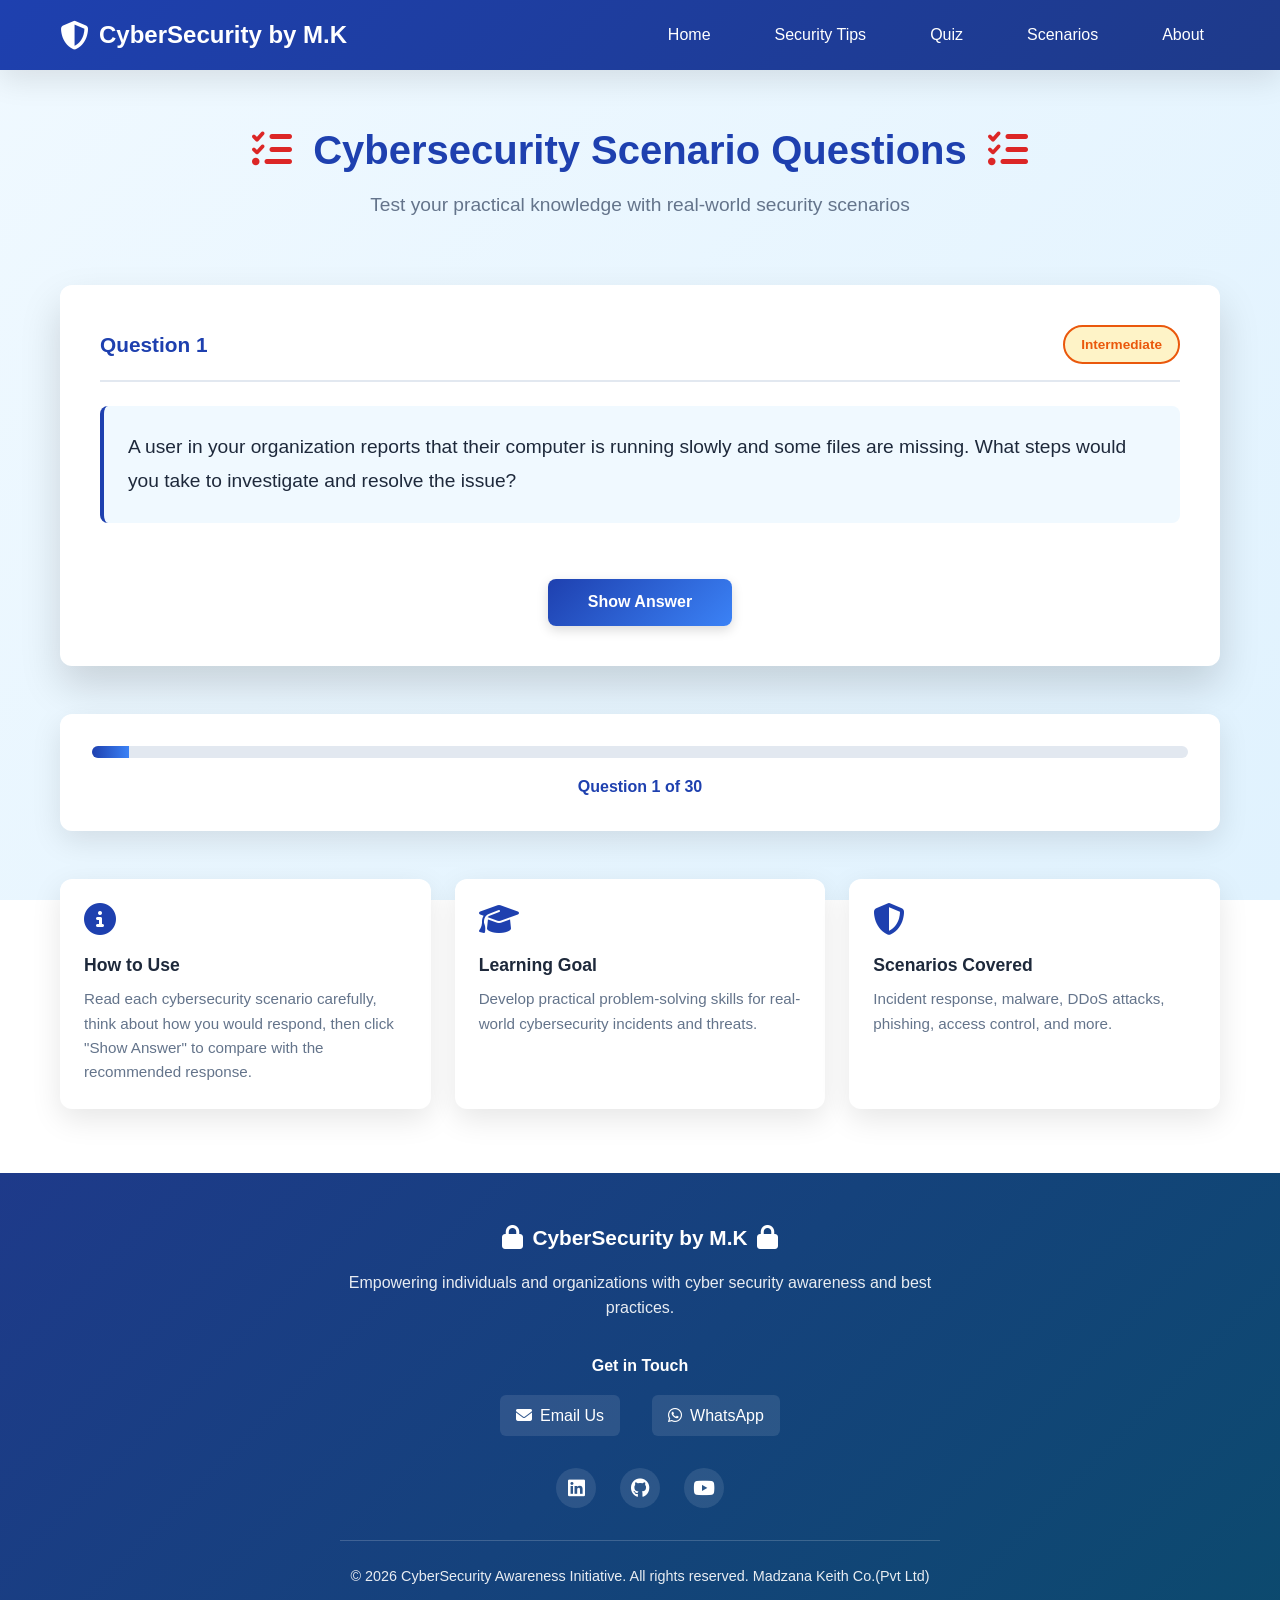
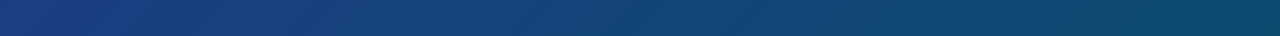
<file: scenario.html>
<!DOCTYPE html>
<html lang="en">
<head>
    <meta charset="UTF-8">
    <meta name="viewport" content="width=device-width, initial-scale=1.0">
    <link rel="icon" type="image/png" href="scenario.png">
    <title>Cybersecurity Scenario Questions - Madzana Keith Co.</title>
    <link rel="stylesheet" href="https://cdnjs.cloudflare.com/ajax/libs/font-awesome/6.4.0/css/all.min.css">
    <link rel="stylesheet" href="scenario-styles.css">
</head>
<body>
    <!-- Header -->
    <header>
        <div class="container">
            <div class="header-content">
                <div class="logo">
                    <i class="fas fa-shield-alt"></i>
                    <h1>CyberSecurity by M.K</h1>
                </div>
                <nav>
                    <ul>
                        <li><a href="index.html#home">Home</a></li>
                        <li><a href="index.html#info">Security Tips</a></li>
                        <li><a href="index.html#quiz">Quiz</a></li>
                        <li><a href="scenario.html">Scenarios</a></li>
                        <li><a href="index.html#about">About</a></li>
                    </ul>
                </nav>
            </div>
        </div>
    </header>

    <div class="background-overlay"></div>
    
    <div class="container">
        <div class="scenario-header">
            <h1><i class="fas fa-tasks"></i> Cybersecurity Scenario Questions <i class="fas fa-tasks"></i></h1>
            <p class="subtitle">Test your practical knowledge with real-world security scenarios</p>
        </div>

        <div class="question-box" id="questionBox">
            <div class="question-header">
                <div class="question-number" id="questionNumber">Question 1</div>
                <div class="difficulty-badge" id="difficultyBadge">Intermediate</div>
            </div>
            
            <div class="question-text" id="questionText"></div>
            
            <div class="answer-section" id="answerSection">
                <div class="answer-header">
                    <i class="fas fa-lightbulb"></i>
                    <h3>Recommended Response</h3>
                </div>
                <div class="answer-text" id="answerText"></div>
            </div>
            
            <div class="action-buttons">
                <button id="nextBtn" class="btn btn-primary">Show Answer</button>
                <button id="restartBtn" class="btn btn-success" style="display: none;">Restart Scenarios</button>
            </div>
        </div>
        
        <div class="progress-container">
            <div class="progress-bar">
                <div class="progress-fill" id="progressFill"></div>
            </div>
            <span class="progress-text" id="progressText">Question 1 of 30</span>
        </div>

        <div class="scenario-info">
            <div class="info-card">
                <i class="fas fa-info-circle"></i>
                <h4>How to Use</h4>
                <p>Read each cybersecurity scenario carefully, think about how you would respond, then click "Show Answer" to compare with the recommended response.</p>
            </div>
            <div class="info-card">
                <i class="fas fa-graduation-cap"></i>
                <h4>Learning Goal</h4>
                <p>Develop practical problem-solving skills for real-world cybersecurity incidents and threats.</p>
            </div>
            <div class="info-card">
                <i class="fas fa-shield-alt"></i>
                <h4>Scenarios Covered</h4>
                <p>Incident response, malware, DDoS attacks, phishing, access control, and more.</p>
            </div>
        </div>
    </div>
    
    <!-- Footer -->
    <footer id="about">
        <div class="container">
            <div class="footer-content">
                <div class="logo">
                    <i class="fas fa-lock"></i>
                    <h1>CyberSecurity by M.K</h1>
                    <i class="fas fa-lock"></i>
                </div>
                <p>Empowering individuals and organizations with cyber security awareness and best practices.</p>
                <div class="contact-info">
                    <h4>Get in Touch</h4>
                    <div class="contact-links">
                        <a href="mailto:keith.madzana25@vupune.ac.in" class="contact-link">
                            <i class="fas fa-envelope"></i>
                            <span>Email Us</span>
                        </a>
                        <a href="https://wa.me/263714415163" class="contact-link" target="_blank">
                            <i class="fab fa-whatsapp"></i>
                            <span>WhatsApp</span>
                        </a>
                    </div>
                </div>
                <div class="social-icons">
                    <a href="https://www.linkedin.com/in/keith-madzana-040316386" aria-label="LinkedIn" target="_blank"><i class="fab fa-linkedin"></i></a>
                    <a href="https://github.com/keithmadzana25-cmd" aria-label="GitHub" target="_blank"><i class="fab fa-github"></i></a>
                    <a href="https://youtube.com/@m.kmighty?si=bsdVH7_eii7dQV8I" aria-label="YouTube" target="_blank"><i class="fab fa-youtube"></i></a>
                </div>
                <p class="copyright">&copy; 2026 CyberSecurity Awareness Initiative. All rights reserved. Madzana Keith Co.(Pvt Ltd)</p>
            </div>
        </div>
    </footer>
    
    <script src="scenario-script.js"></script>
</body>
</html>
</file>
<file: scenario-styles.css>
/* ========================================
   CYBERSECURITY SCENARIO QUESTIONS
   Madzana Keith Co. (Pvt Ltd)
   ======================================== */

/* CSS Variables */
:root {
    --primary-color: #1e40af;
    --primary-light: #3b82f6;
    --primary-dark: #1e3a8a;
    --secondary-color: #dc2626;
    --success-color: #16a34a;
    --warning-color: #ea580c;
    --info-color: #0ea5e9;
    --danger-color: #dc2626;
    --dark-bg: #0f172a;
    --light-bg: #f0f9ff;
    --text-dark: #1e293b;
    --text-light: #64748b;
    --border-color: #e2e8f0;
    --shadow: 0 10px 30px rgba(0, 0, 0, 0.1);
    --shadow-lg: 0 20px 40px rgba(0, 0, 0, 0.15);
    --transition: all 0.3s ease;
}

/* ========================================
   RESET & BASE STYLES
   ======================================== */

* {
    margin: 0;
    padding: 0;
    box-sizing: border-box;
}

html {
    scroll-behavior: smooth;
}

body {
    font-family: 'Segoe UI', Tahoma, Geneva, Verdana, sans-serif;
    color: var(--text-dark);
    background-color: #ffffff;
    line-height: 1.6;
    overflow-x: hidden;
}

img {
    max-width: 100%;
    height: auto;
}

a {
    text-decoration: none;
    color: inherit;
    transition: var(--transition);
}

button {
    cursor: pointer;
    border: none;
    font-family: inherit;
    transition: var(--transition);
}

/* ========================================
   CONTAINER & GRID
   ======================================== */

.container {
    max-width: 1200px;
    margin: 0 auto;
    padding: 0 20px;
}

/* ========================================
   HEADER & NAVIGATION
   ======================================== */

header {
    background: linear-gradient(135deg, var(--primary-color) 0%, var(--primary-dark) 100%);
    color: white;
    padding: 1rem 0;
    position: sticky;
    top: 0;
    z-index: 1000;
    box-shadow: var(--shadow);
}

.header-content {
    display: flex;
    justify-content: space-between;
    align-items: center;
}

.logo {
    display: flex;
    align-items: center;
    gap: 10px;
    font-size: 1.2rem;
    font-weight: bold;
}

.logo i {
    font-size: 1.8rem;
}

.logo h1 {
    font-size: 1.5rem;
    margin: 0;
}

nav ul {
    display: flex;
    list-style: none;
    gap: 2rem;
}

nav a {
    color: white;
    font-weight: 500;
    padding: 0.5rem 1rem;
    border-radius: 4px;
    transition: var(--transition);
}

nav a:hover {
    background-color: rgba(255, 255, 255, 0.2);
    transform: translateY(-2px);
}

/* ========================================
   BACKGROUND OVERLAY
   ======================================== */

.background-overlay {
    position: fixed;
    top: 0;
    left: 0;
    width: 100%;
    height: 100%;
    background: linear-gradient(135deg, #f0f9ff 0%, #e0f2fe 100%);
    z-index: -1;
}

/* ========================================
   SCENARIO HEADER
   ======================================== */

.scenario-header {
    text-align: center;
    padding: 3rem 0 2rem 0;
}

.scenario-header h1 {
    font-size: 2.5rem;
    color: var(--primary-color);
    margin-bottom: 0.5rem;
    font-weight: 700;
}

.scenario-header i {
    margin: 0 10px;
    color: var(--secondary-color);
}

.subtitle {
    font-size: 1.2rem;
    color: var(--text-light);
    max-width: 700px;
    margin: 0 auto;
}

/* ========================================
   QUESTION BOX
   ======================================== */

.question-box {
    background: white;
    border-radius: 12px;
    padding: 2.5rem;
    box-shadow: var(--shadow-lg);
    margin: 2rem 0;
    animation: slideUp 0.5s ease;
}

.question-header {
    display: flex;
    justify-content: space-between;
    align-items: center;
    margin-bottom: 1.5rem;
    padding-bottom: 1rem;
    border-bottom: 2px solid var(--border-color);
}

.question-number {
    font-size: 1.3rem;
    font-weight: 600;
    color: var(--primary-color);
}

.difficulty-badge {
    padding: 0.4rem 1rem;
    border-radius: 20px;
    font-size: 0.85rem;
    font-weight: 600;
    background-color: var(--light-bg);
    color: var(--primary-color);
    border: 2px solid var(--primary-color);
}

.difficulty-badge.beginner {
    background-color: #dcfce7;
    color: var(--success-color);
    border-color: var(--success-color);
}

.difficulty-badge.intermediate {
    background-color: #fef3c7;
    color: var(--warning-color);
    border-color: var(--warning-color);
}

.difficulty-badge.advanced {
    background-color: #fee2e2;
    color: var(--danger-color);
    border-color: var(--danger-color);
}

/* ========================================
   QUESTION TEXT
   ======================================== */

.question-text {
    font-size: 1.2rem;
    line-height: 1.8;
    color: var(--text-dark);
    margin: 1.5rem 0;
    padding: 1.5rem;
    background-color: var(--light-bg);
    border-left: 4px solid var(--primary-color);
    border-radius: 8px;
}

/* ========================================
   ANSWER SECTION
   ======================================== */

.answer-section {
    max-height: 0;
    overflow: hidden;
    opacity: 0;
    transition: var(--transition);
    margin: 1.5rem 0;
}

.answer-section.show {
    max-height: 1000px;
    opacity: 1;
    animation: slideDown 0.4s ease;
}

.answer-header {
    display: flex;
    align-items: center;
    gap: 0.75rem;
    margin-bottom: 1rem;
}

.answer-header i {
    font-size: 1.5rem;
    color: var(--success-color);
}

.answer-header h3 {
    font-size: 1.1rem;
    color: var(--success-color);
    margin: 0;
}

.answer-text {
    background-color: #f0fdf4;
    border-left: 4px solid var(--success-color);
    padding: 1.5rem;
    border-radius: 8px;
    line-height: 1.8;
    color: var(--text-dark);
    font-size: 1rem;
}

/* ========================================
   ACTION BUTTONS
   ======================================== */

.action-buttons {
    display: flex;
    gap: 1rem;
    margin-top: 2rem;
    justify-content: center;
    flex-wrap: wrap;
}

.btn {
    padding: 0.9rem 2.5rem;
    border-radius: 8px;
    font-weight: 600;
    font-size: 1rem;
    cursor: pointer;
    border: none;
    transition: var(--transition);
    box-shadow: 0 4px 12px rgba(0, 0, 0, 0.15);
}

.btn-primary {
    background: linear-gradient(135deg, var(--primary-color), var(--primary-light));
    color: white;
}

.btn-primary:hover {
    transform: translateY(-3px);
    box-shadow: 0 6px 20px rgba(30, 64, 175, 0.4);
}

.btn-primary:active {
    transform: translateY(-1px);
}

.btn-success {
    background: linear-gradient(135deg, var(--success-color), #15803d);
    color: white;
}

.btn-success:hover {
    transform: translateY(-3px);
    box-shadow: 0 6px 20px rgba(22, 163, 74, 0.4);
}

/* ========================================
   PROGRESS CONTAINER
   ======================================== */

.progress-container {
    margin: 3rem 0 2rem 0;
    background: white;
    padding: 2rem;
    border-radius: 12px;
    box-shadow: var(--shadow);
}

.progress-bar {
    width: 100%;
    height: 12px;
    background-color: var(--border-color);
    border-radius: 10px;
    overflow: hidden;
    margin-bottom: 1rem;
}

.progress-fill {
    height: 100%;
    background: linear-gradient(90deg, var(--primary-color), var(--primary-light));
    width: 0%;
    transition: width 0.5s ease;
}

.progress-text {
    display: block;
    text-align: center;
    font-weight: 600;
    color: var(--primary-color);
    font-size: 1rem;
}

/* ========================================
   SCENARIO INFO CARDS
   ======================================== */

.scenario-info {
    display: grid;
    grid-template-columns: repeat(auto-fit, minmax(280px, 1fr));
    gap: 1.5rem;
    margin: 3rem 0;
}

.info-card {
    background: white;
    padding: 1.5rem;
    border-radius: 12px;
    box-shadow: var(--shadow);
    transition: var(--transition);
}

.info-card:hover {
    transform: translateY(-5px);
    box-shadow: var(--shadow-lg);
}

.info-card i {
    font-size: 2rem;
    color: var(--primary-color);
    margin-bottom: 1rem;
}

.info-card h4 {
    color: var(--text-dark);
    margin-bottom: 0.5rem;
    font-size: 1.1rem;
}

.info-card p {
    color: var(--text-light);
    font-size: 0.95rem;
    line-height: 1.6;
}

/* ========================================
   FOOTER
   ======================================== */

footer {
    background: linear-gradient(135deg, var(--primary-dark) 0%, #0c4a6e 100%);
    color: white;
    padding: 3rem 0 1rem 0;
    margin-top: 4rem;
}

.footer-content {
    text-align: center;
}

.footer-content .logo {
    justify-content: center;
    font-size: 1rem;
    margin-bottom: 1rem;
}

.footer-content .logo h1 {
    font-size: 1.3rem;
}

.footer-content .logo i {
    font-size: 1.5rem;
}

.footer-content > p {
    max-width: 600px;
    margin: 0 auto 2rem auto;
    opacity: 0.9;
}

.contact-info {
    margin: 2rem 0;
}

.contact-info h4 {
    margin-bottom: 1rem;
}

.contact-links {
    display: flex;
    justify-content: center;
    gap: 2rem;
    flex-wrap: wrap;
}

.contact-link {
    display: inline-flex;
    align-items: center;
    gap: 0.5rem;
    padding: 0.5rem 1rem;
    background-color: rgba(255, 255, 255, 0.1);
    border-radius: 6px;
    transition: var(--transition);
}

.contact-link:hover {
    background-color: rgba(255, 255, 255, 0.2);
    transform: translateY(-2px);
}

.social-icons {
    display: flex;
    justify-content: center;
    gap: 1.5rem;
    margin: 2rem 0;
}

.social-icons a {
    display: inline-flex;
    align-items: center;
    justify-content: center;
    width: 40px;
    height: 40px;
    background-color: rgba(255, 255, 255, 0.1);
    border-radius: 50%;
    transition: var(--transition);
    font-size: 1.2rem;
}

.social-icons a:hover {
    background-color: rgba(255, 255, 255, 0.3);
    transform: translateY(-3px) scale(1.1);
}

.copyright {
    border-top: 1px solid rgba(255, 255, 255, 0.2);
    padding-top: 1.5rem;
    margin-top: 1.5rem;
    opacity: 0.8;
    font-size: 0.9rem;
}

/* ========================================
   ANIMATIONS
   ======================================== */

@keyframes slideUp {
    from {
        opacity: 0;
        transform: translateY(30px);
    }
    to {
        opacity: 1;
        transform: translateY(0);
    }
}

@keyframes slideDown {
    from {
        opacity: 0;
        transform: translateY(-20px);
    }
    to {
        opacity: 1;
        transform: translateY(0);
    }
}

/* ========================================
   RESPONSIVE DESIGN
   ======================================== */

@media (max-width: 768px) {
    nav ul {
        gap: 1rem;
    }

    nav a {
        padding: 0.4rem 0.8rem;
        font-size: 0.9rem;
    }

    .scenario-header h1 {
        font-size: 1.8rem;
    }

    .question-box {
        padding: 1.5rem;
    }

    .question-text {
        font-size: 1rem;
    }

    .answer-text {
        font-size: 0.95rem;
    }

    .action-buttons {
        flex-direction: column;
    }

    .btn {
        width: 100%;
    }

    .question-header {
        flex-direction: column;
        align-items: flex-start;
        gap: 1rem;
    }

    .logo h1 {
        font-size: 1.2rem;
    }

    .footer-content .logo h1 {
        font-size: 1.1rem;
    }

    .contact-links {
        gap: 1rem;
        flex-direction: column;
    }

    .scenario-info {
        grid-template-columns: 1fr;
    }
}

@media (max-width: 480px) {
    .scenario-header h1 {
        font-size: 1.5rem;
    }

    .scenario-header i {
        display: none;
    }

    nav ul {
        flex-direction: column;
        gap: 0.5rem;
    }

    .question-box {
        padding: 1.2rem;
        margin: 1rem 0;
    }

    .question-text {
        font-size: 0.95rem;
        padding: 1rem;
    }

    .answer-text {
        padding: 1rem;
    }

    .logo h1 {
        font-size: 1rem;
    }

    .logo i {
        font-size: 1.3rem;
    }

    .progress-container {
        padding: 1.5rem;
    }

    .scenario-info {
        gap: 1rem;
    }

    .info-card {
        padding: 1rem;
    }

    .info-card i {
        font-size: 1.5rem;
    }
}

/* ========================================
   PRINT STYLES
   ======================================== */

@media print {
    header,
    footer,
    .progress-container,
    .action-buttons,
    .scenario-info {
        display: none;
    }

    .question-box {
        box-shadow: none;
        page-break-inside: avoid;
        margin: 0;
    }
}
</file>
